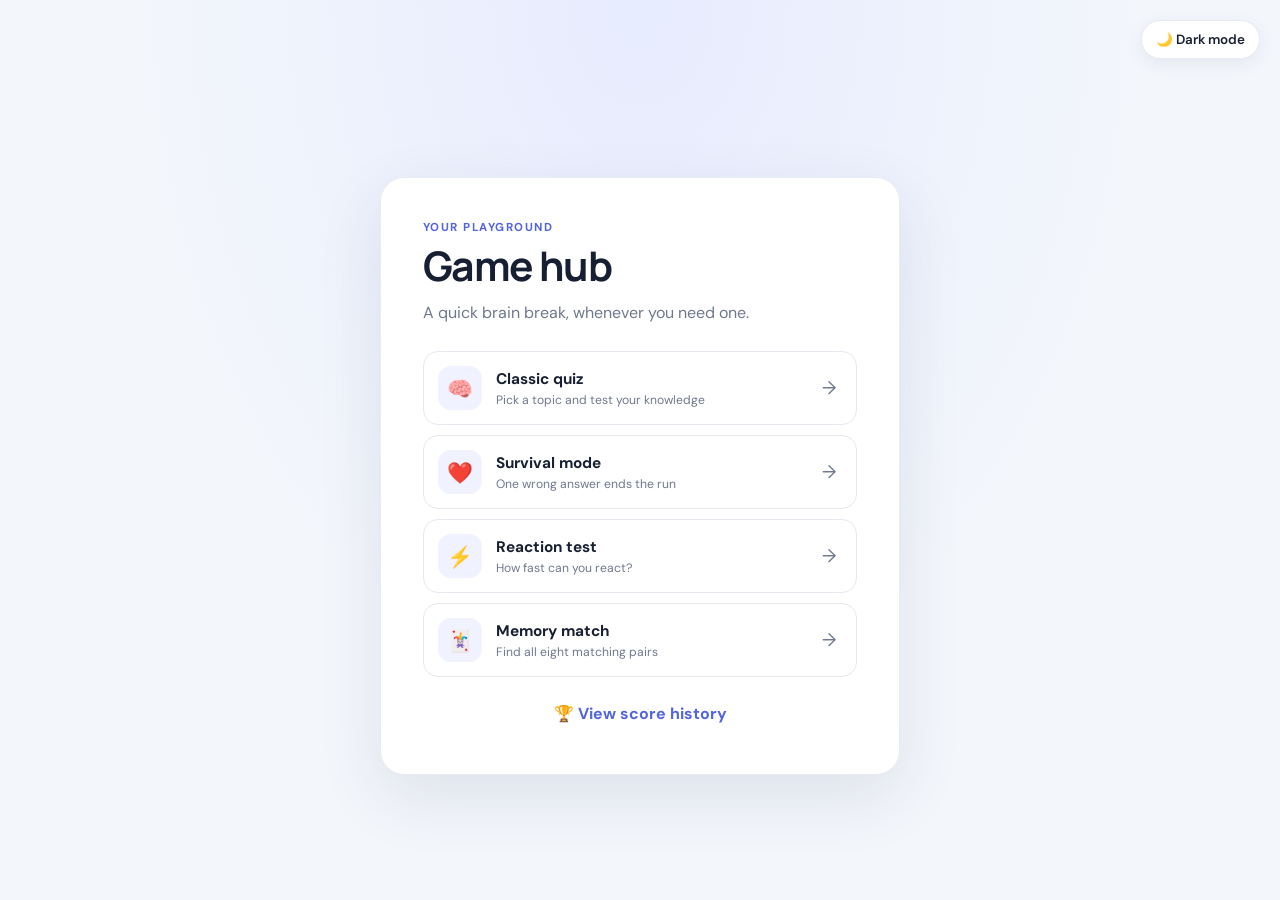
<file: quiz-game/INDEX.html>
<!DOCTYPE html>
<html lang="en">
<head>
  <meta charset="UTF-8">
  <meta name="viewport" content="width=device-width, initial-scale=1.0">
  <meta name="theme-color" content="#f4f7fb">
  <meta name="description" content="Play quizzes, reaction tests, and memory games in one place.">
  <title>Quiz & Reaction Game Hub</title>
  <link rel="stylesheet" href="dad.css">
</head>
<body class="light-theme">
  <button id="theme-toggle" class="theme-toggle" type="button" aria-label="Switch to dark theme">🌙 Dark mode</button>

  <main class="app-shell">
    <section id="menu-screen" class="screen menu-screen" aria-labelledby="app-title">
      <div class="eyebrow">YOUR PLAYGROUND</div>
      <h1 id="app-title">Game hub</h1>
      <p class="intro">A quick brain break, whenever you need one.</p>
      <div class="game-list">
        <button class="game-card" type="button" onclick="openQuiz('classic')"><span class="game-icon">🧠</span><span><strong>Classic quiz</strong><small>Pick a topic and test your knowledge</small></span><span class="card-arrow">→</span></button>
        <button class="game-card" type="button" onclick="openQuiz('survival')"><span class="game-icon">❤️</span><span><strong>Survival mode</strong><small>One wrong answer ends the run</small></span><span class="card-arrow">→</span></button>
        <button class="game-card" type="button" onclick="openReaction()"><span class="game-icon">⚡</span><span><strong>Reaction test</strong><small>How fast can you react?</small></span><span class="card-arrow">→</span></button>
        <button class="game-card" type="button" onclick="openMemoryGame()"><span class="game-icon">🃏</span><span><strong>Memory match</strong><small>Find all eight matching pairs</small></span><span class="card-arrow">→</span></button>
      </div>
      <button class="text-button" type="button" onclick="showLeaderboard()">🏆 View score history</button>
    </section>

    <section id="start-screen" class="screen hidden" aria-labelledby="settings-title">
      <button class="back-link" type="button" onclick="backToMenuFromQuiz()">← Back to games</button>
      <div class="eyebrow">MAKE IT YOURS</div>
      <h1 id="settings-title">Quiz settings</h1>
      <p class="intro">Choose your topic and how much of a challenge you want.</p>
      <div class="field-group"><label for="quiz-type">Category</label><select id="quiz-type"><option value="general">General knowledge</option><option value="math">Mathematics</option><option value="computer">Computer science</option><option value="geography">Geography</option><option value="science">Science</option><option value="api">Random questions 🌐</option></select></div>
      <div class="field-group"><label for="difficulty">Length</label><select id="difficulty"><option value="easy">Quick · 2 questions</option><option value="medium" selected>Standard · up to 3 questions</option><option value="hard">Full set</option></select></div>
      <div class="field-group"><label for="time-limit">Time per question</label><select id="time-limit"><option value="10">10 seconds</option><option value="15" selected>15 seconds</option><option value="20">20 seconds</option></select></div>
      <button id="start-btn" class="primary-button" type="button">Start quiz <span>→</span></button>
    </section>

    <section id="quiz-screen" class="screen hidden" aria-labelledby="question">
      <div class="quiz-topline"><span id="quiz-mode-label" class="eyebrow">CLASSIC QUIZ</span><span id="timer" class="timer-pill">⏱ 10s</span></div>
      <div id="progress" class="progress-label">Question 1 / 3</div>
      <div class="progress-track" role="progressbar" aria-label="Quiz progress" aria-valuemin="0" aria-valuemax="100" aria-valuenow="0"><div id="progress-fill"></div></div>
      <h2 id="question" tabindex="-1">Question text appears here</h2>
      <div id="options" class="options-list" aria-live="polite"></div>
      <p class="keyboard-hint">Tip: use 1–4 to choose an answer</p>
      <div id="nav-buttons"><button id="prev-btn" class="secondary-button" type="button">Previous</button><button id="next-btn" class="primary-button" type="button">Next →</button></div>
      <button class="text-button danger-text" type="button" onclick="backToMenuFromQuiz()">Quit quiz</button>
    </section>

    <section id="result-screen" class="screen hidden" aria-live="polite"></section>

    <section id="leaderboard-screen" class="screen hidden" aria-labelledby="leaderboard-title">
      <button class="back-link" type="button" onclick="backToMenuFromLeaderboard()">← Back to games</button>
      <div class="eyebrow">YOUR PROGRESS</div><h2 id="leaderboard-title">Score history</h2>
      <div id="leaderboard-list"></div>
      <button id="clear-history-btn" class="text-button danger-text" type="button">Clear score history</button>
    </section>

    <section id="reaction-screen" class="screen hidden" aria-labelledby="reaction-title">
      <button class="back-link" type="button" onclick="backToMenu()">← Back to games</button>
      <div class="eyebrow">QUICK REFLEXES</div><h1 id="reaction-title">Reaction test</h1>
      <p id="reaction-text" class="intro">Wait for green, then tap as fast as you can.</p>
      <button id="reaction-btn" type="button">Ready?</button><p id="reaction-result" aria-live="polite"></p>
    </section>

    <section id="memory-screen" class="screen hidden" aria-labelledby="memory-title">
      <button class="back-link" type="button" onclick="backToMenuFromMemory()">← Back to games</button>
      <div class="eyebrow">TRAIN YOUR BRAIN</div><h1 id="memory-title">Memory match</h1>
      <p class="intro">Find all the matching pairs.</p><p id="memory-stats" class="memory-stats">Moves: 0 <span>•</span> Pairs: 0 / 8</p>
      <div id="memory-grid" class="memory-grid" role="group" aria-label="Memory cards"></div>
      <p id="memory-message" class="memory-stats" aria-live="polite"></p>
      <button id="memory-restart-btn" class="secondary-button" type="button">↻ Restart game</button>
    </section>
  </main>
  <script src="game.js"></script>
</body>
</html>
</file>
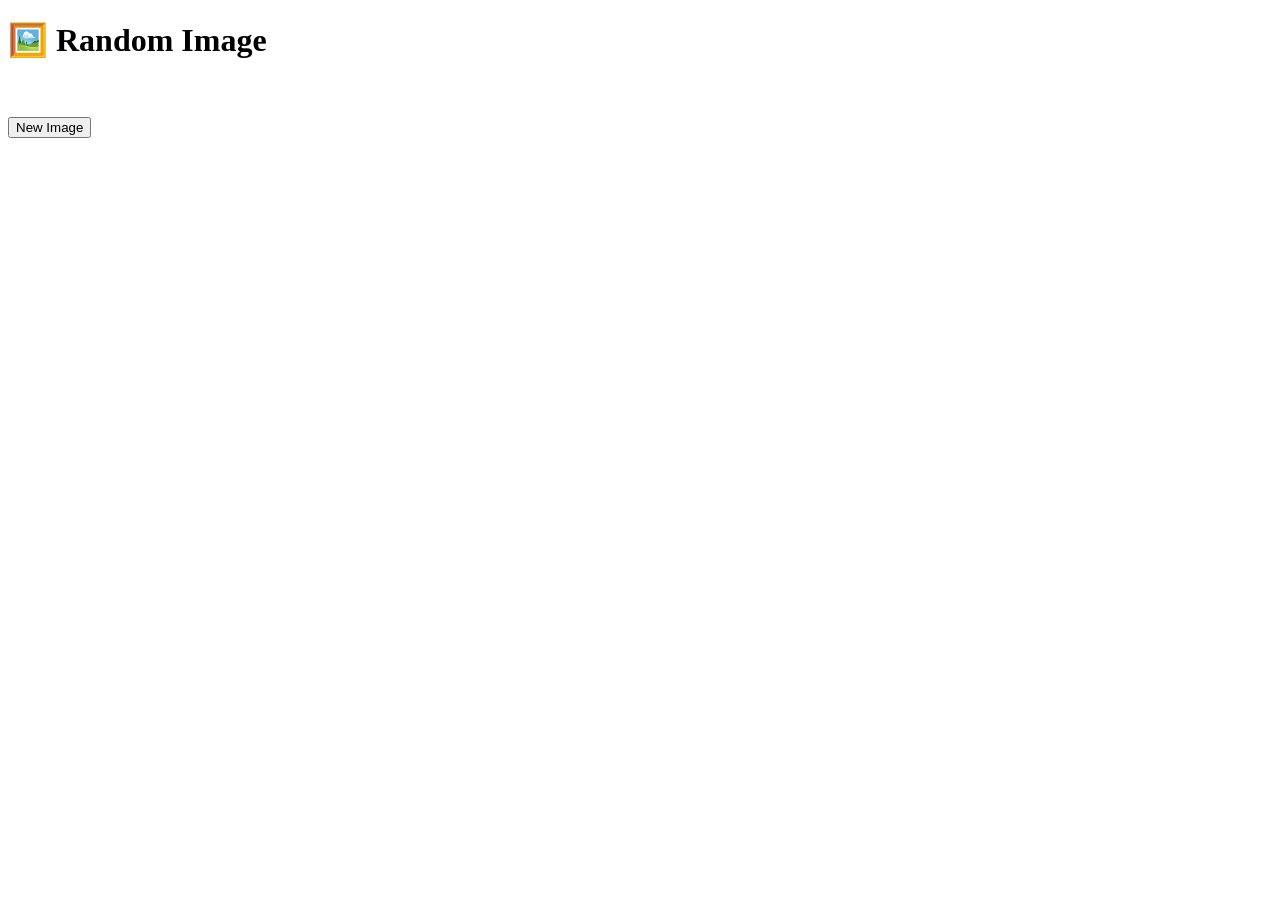
<file: API.html>
<!--
<!DOCTYPE html>
<html lang="en">
<head>
    <meta charset="UTF-8">
    <meta name="viewport" content="width=device-width, initial-scale=1.0">
    <title>API practice</title>
</head>
<body>
<h1>Loading...</h1>
<script>
    fetch("https://jsonplaceholder.typicode.com/")
    .then(response => response.json())
    .then(data => {
         document.getElementById("title").textContent = data.title
     .catch(error => console.log("error:",error));

    });

</script>
    
</body>
</html>

///////////////////////////////////////////////
// the code below is the random joke generator
<!DOCTYPE html>
<html>
<body>
-->
<!DOCTYPE html>
<html lang="en">
<head>
    <meta charset="UTF-8">
    <title>Random Image</title>
</head>
<body>

<h1>🖼️ Random Image</h1>

<img id="img" width="300"><br><br>

<button onclick="getDog()">New Image</button>

<script>
function getDog() {
  fetch("https://dog.ceo/api/breeds/image/random")
    .then(res => res.json())
    .then(data => {
      document.getElementById("img").src = data.message;
    })
    .catch(error => console.log(error));
}
</script>

</body>
</html>
</file>
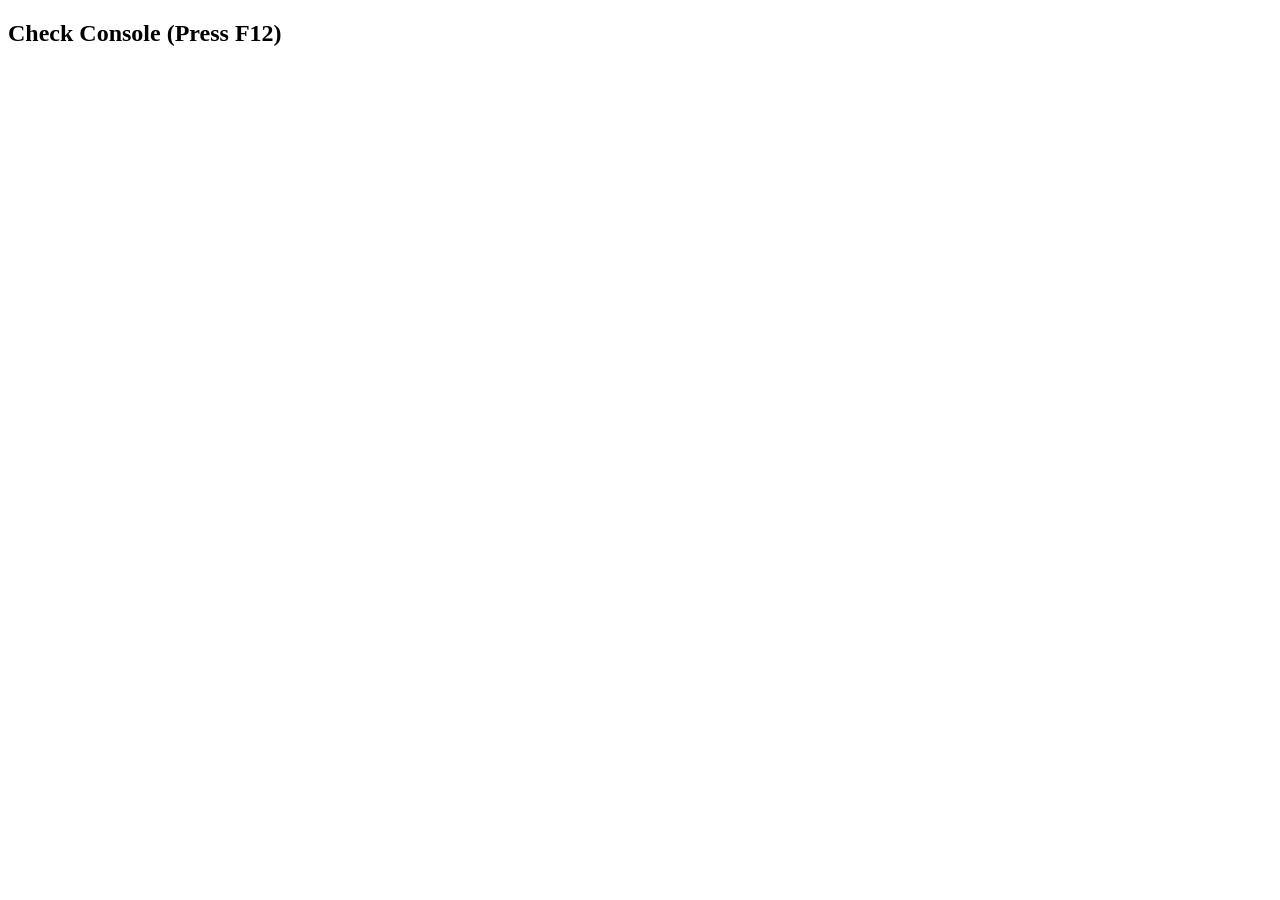
<file: correctd.html>
<!DOCTYPE html>
<html lang="en">
<head>
  <meta charset="UTF-8">
  <meta name="viewport" content="width=device-width, initial-scale=1.0">
  <title>Fetch API Practice</title>
</head>
<body>
  <h2>Check Console (Press F12)</h2>
 <script>
    // 🔹 1. Get Joke
    async function getJoke() {
      try {
        let response = await fetch("https://official-joke-api.appspot.com/random_joke");
        // optional good practice (check response)
        if (!response.ok) {
          throw new Error("Failed to fetch joke");
        }
        let data = await response.json();
        console.log("😂 Joke:");
        console.log(data.setup);
        console.log(data.punchline);
      } catch (error) {
        console.error("Fetching joke error:", error);
      }
    }
    // 🔹 2. Get Users
    async function getUsers() {
      try {
        let response = await fetch("https://jsonplaceholder.typicode.com/users");

        // optional good practice
        if (!response.ok) {
          throw new Error("Failed to fetch users");
        }

        let users = await response.json();

        console.log("👥 Users list:");

        users.forEach(user => {
          console.log(`👤 ${user.name} - 📧 ${user.email}`);
        });

      } catch (error) {
        console.error("Fetching users error:", error);
      }
    }

    // 🔹 Run both functions
    getJoke();
    getUsers();
  </script>

</body>
</html>
</file>
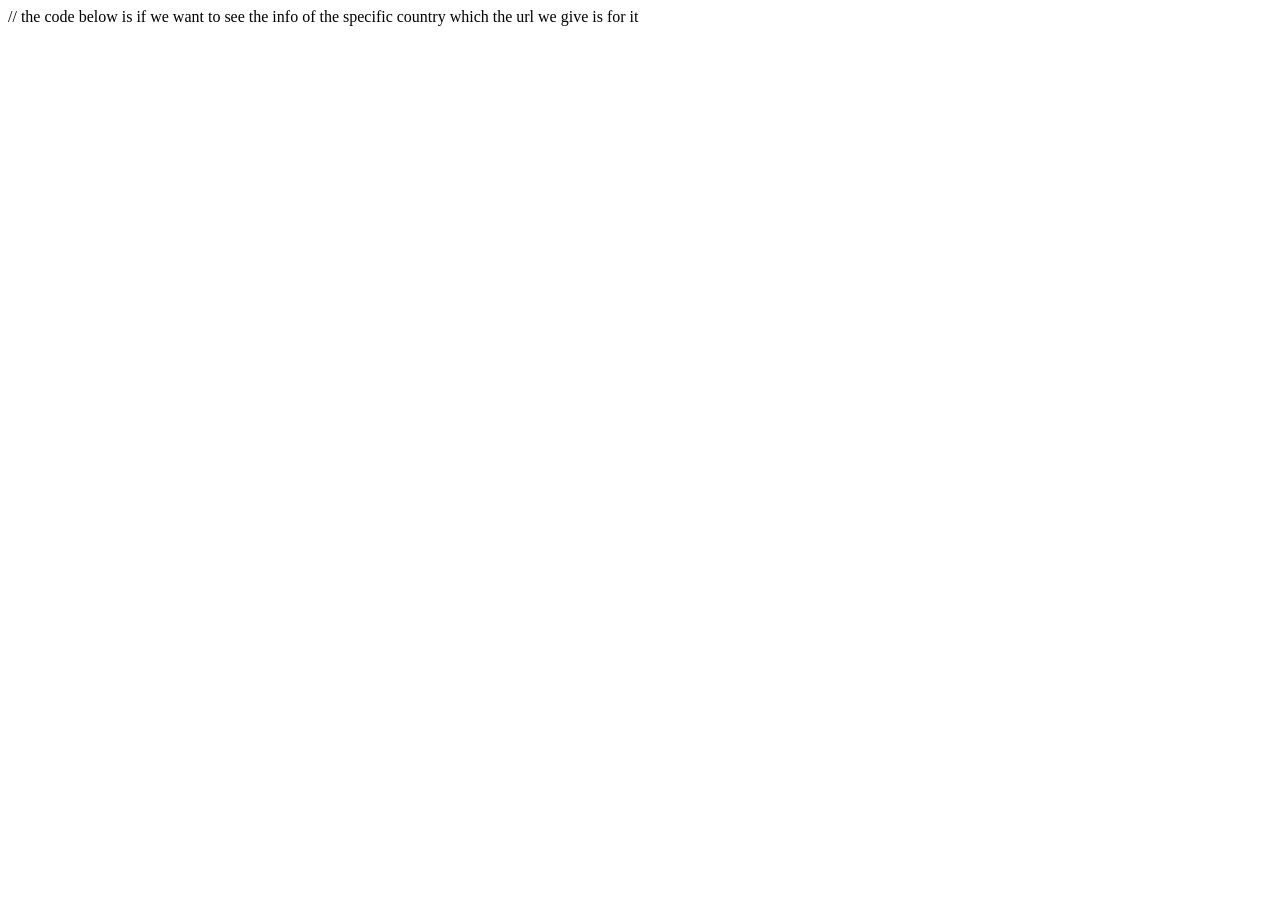
<file: currencyAPI.html>
<!DOCTYPE html>
<html lang="en">
<head>
    <meta charset="UTF-8">
    <meta name="viewport" content="width=device-width, initial-scale=1.0">
    <title>Document</title>
</head>
<body>
   // the code below is if we want to see the info of the specific country which the url we give is for it  
    <script>

        async function getWeather() {
  try {
    let response = await fetch("https://api.open-meteo.com/v1/forecast?latitude=9.03&longitude=38.74&current_weather=true");
    let data = await response.json();

    console.log("🌦 Weather Info:");
    console.log(`Temperature: ${data.current_weather.temperature}°C`);
    console.log(`Wind Speed: ${data.current_weather.windspeed} km/h`);

  } catch (error) {
    console.error("Error fetching weather:", error);
  }
}

getWeather();

 async function getCountry() {
  try {
   let response = await fetch("https://restcountries.com/v3.1/name/ethiopia"); 

    let data = await response.json();
console.log("🌍 Country Info:");
console.log(`Name: ${data[0].name.common}`);
console.log(`Capital: ${data[0].capital[0]}`); 
console.log(`Region: ${data[0].region}`);
console.log(`Population: ${data[0].population}`)
if (data[1]) {
      console.log("🌍 Country 2 Info:");
      console.log(`Name: ${data[1].name.common}`);
      console.log(`Capital: ${data[1].capital?.[0]}`);
      console.log(`Region: ${data[1].region}`);
      console.log(`Population: ${data[1].population}`);
    } else {
      console.log("⚠️ Only one country returned from API");
    }

  } catch (error) {
    console.error("Error fetching country info:", error);
  }
}

getCountry();







    </script>
</body>
</html>
</file>
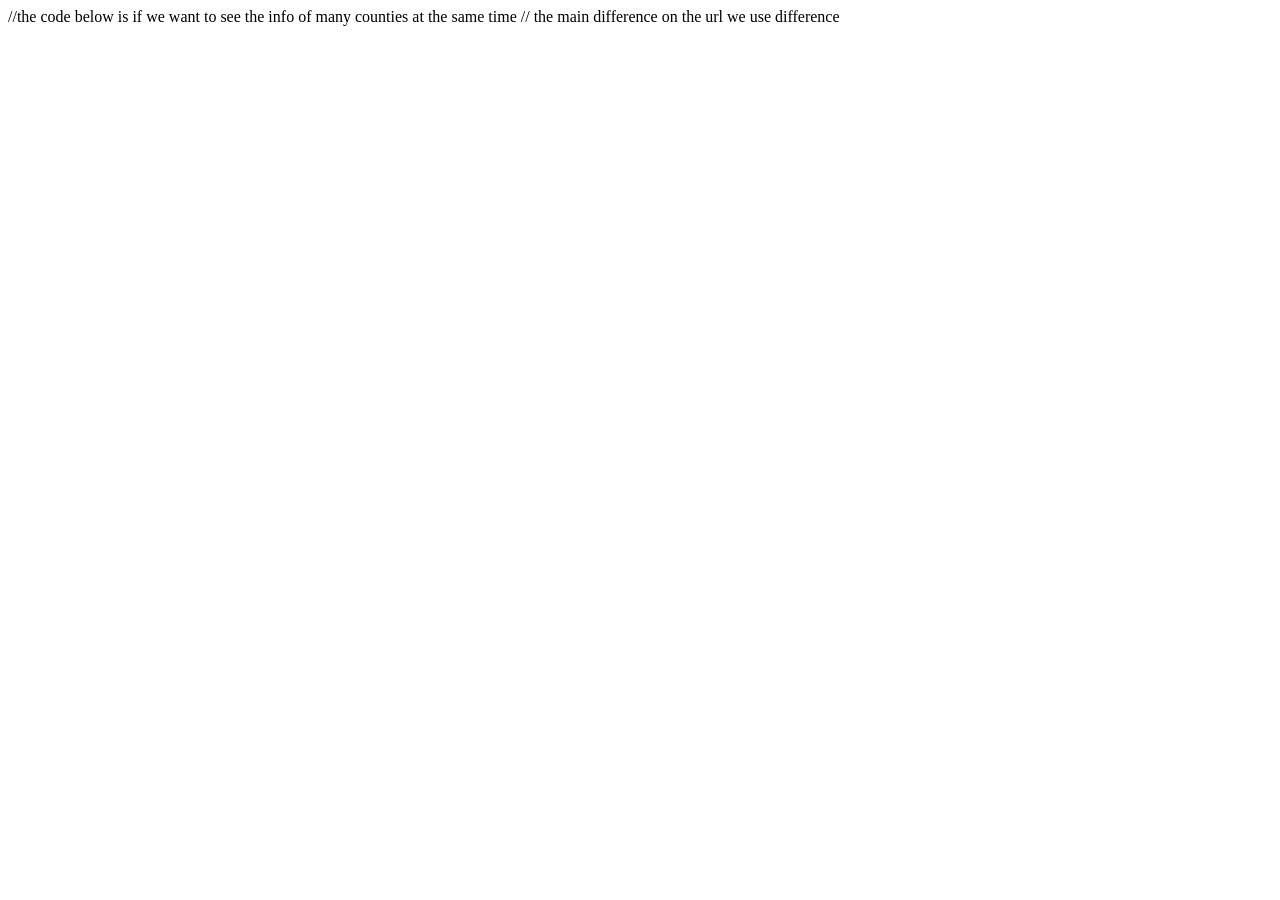
<file: many.html>
<!DOCTYPE html>
<html lang="en">
<head>
    <meta charset="UTF-8">
    <meta name="viewport" content="width=device-width, initial-scale=1.0">
    <title>Document</title>
    
</head>
<body>
    //the code below is if we want to see the info of many counties at the same time
    // the main difference on the url we use difference
    <script>



async function getCountry() {
  try {
    let response = await fetch("https://restcountries.com/v3.1/alpha?codes=et,us,fr");
    let data = await response.json();

    data.forEach((country, index) => {
      console.log(`🌍 Country ${index + 1} Info:`);
      console.log(`Name: ${country.name.common}`);
      console.log(`Capital: ${country.capital?.[0]}`);
      console.log(`Region: ${country.region}`);
      console.log(`Population: ${country.population}`);
      console.log("----------------------");
    });

  } catch (error) {
    console.error("Error fetching country info:", error);
  }
}

getCountry();



    </script>
</body>
</html>
</file>
<file: quiz-game/dad.css>
@import url('https://fonts.googleapis.com/css2?family=DM+Sans:wght@400;500;600;700&family=Manrope:wght@500;600;700;800&display=swap');

:root { color-scheme: light; --page: #f3f6fb; --surface: #fff; --surface-muted: #f7f8fc; --text: #172033; --muted: #6f788c; --line: #e6e9f0; --accent: #5265df; --accent-hover: #4052ca; --success: #14845f; --danger: #ca4d56; --shadow: 0 22px 65px rgba(38, 49, 91, .10); }
* { box-sizing: border-box; }
body { margin: 0; min-height: 100vh; padding: 84px 20px 32px; display: flex; justify-content: center; align-items: center; background: radial-gradient(ellipse at 50% 0%, #e7ecff, transparent 55%), var(--page); color: var(--text); font-family: 'DM Sans', sans-serif; transition: background .25s, color .25s; }
button, select { font: inherit; }
button { cursor: pointer; }
button:focus-visible, select:focus-visible { outline: 3px solid #9aa7ff; outline-offset: 3px; }
.app-shell { width: min(100%, 520px); margin: auto; }
.screen { width: 100%; padding: clamp(25px, 6vw, 42px); border: 1px solid rgba(230,233,240,.9); border-radius: 24px; background: var(--surface); box-shadow: var(--shadow); animation: appear .28s ease-out; }
.hidden { display: none !important; }
@keyframes appear { from { opacity: 0; transform: translateY(8px); } to { opacity: 1; transform: translateY(0); } }
h1, h2 { margin: 8px 0 10px; font-family: Manrope, 'DM Sans', sans-serif; letter-spacing: -.04em; line-height: 1.15; }
h1 { font-size: clamp(2rem, 7vw, 2.55rem); } h2 { font-size: clamp(1.45rem, 5vw, 1.85rem); }
.eyebrow { color: var(--accent); font-size: .72rem; font-weight: 700; letter-spacing: .13em; }
.intro { margin: 0 0 26px; color: var(--muted); line-height: 1.6; }
.theme-toggle { position: fixed; z-index: 5; top: 20px; right: 20px; padding: 10px 14px; border: 1px solid var(--line); border-radius: 999px; background: var(--surface); color: var(--text); font-size: .84rem; font-weight: 600; box-shadow: 0 5px 18px rgba(38,49,91,.07); }
.game-list { display: grid; gap: 10px; }
.game-card { display: grid; grid-template-columns: 46px 1fr 20px; gap: 12px; align-items: center; width: 100%; padding: 14px; border: 1px solid var(--line); border-radius: 15px; background: var(--surface); color: var(--text); text-align: left; transition: border-color .2s, transform .2s, background .2s; }
.game-card:hover { transform: translateY(-2px); border-color: #bac3ff; background: #fbfbff; }
.game-icon { display: grid; place-items: center; width: 44px; height: 44px; border-radius: 13px; background: #f0f2ff; font-size: 1.3rem; }
.game-card strong, .game-card small { display: block; }.game-card strong { font-size: .96rem; }.game-card small { margin-top: 3px; color: var(--muted); font-size: .76rem; }.card-arrow { color: var(--muted); font-size: 1.15rem; }
.text-button, .back-link { border: 0; background: transparent; color: var(--accent); font-weight: 700; }
.text-button { display: block; margin: 18px auto 0; padding: 8px; }.back-link { margin: 0 0 23px; padding: 0; font-size: .88rem; }.danger-text { color: var(--danger); }
.field-group { display: grid; gap: 8px; margin: 18px 0; text-align: left; }.field-group label { font-size: .84rem; font-weight: 700; }
select { width: 100%; padding: 13px 14px; border: 1px solid var(--line); border-radius: 12px; background: var(--surface-muted); color: var(--text); }
.primary-button, .secondary-button { min-height: 46px; padding: 12px 18px; border: 0; border-radius: 12px; font-weight: 700; transition: transform .16s, background .16s, opacity .16s; }.primary-button { background: var(--accent); color: #fff; }.primary-button:hover { background: var(--accent-hover); transform: translateY(-1px); }.primary-button:disabled, .secondary-button:disabled { cursor: not-allowed; opacity: .5; transform: none; }.primary-button span { float: right; }.secondary-button { border: 1px solid var(--line); background: var(--surface); color: var(--text); }
#start-btn { width: 100%; margin-top: 14px; }
.quiz-topline { display: flex; justify-content: space-between; align-items: center; margin-bottom: 20px; }.timer-pill { padding: 7px 11px; border-radius: 999px; background: #f0f2ff; color: var(--accent); font-size: .85rem; font-weight: 700; }.timer-pill.urgent { background: #fff0f0; color: var(--danger); }
.progress-label { margin-bottom: 8px; color: var(--muted); font-size: .82rem; font-weight: 600; }.progress-track { height: 6px; margin-bottom: 27px; overflow: hidden; border-radius: 10px; background: var(--line); }.progress-track div { width: 0; height: 100%; border-radius: inherit; background: var(--accent); transition: width .25s; }
#question { margin: 0 0 22px; font-size: 1.35rem; letter-spacing: -.025em; }.options-list { display: grid; gap: 10px; }.options-list button { display: flex; align-items: center; gap: 12px; width: 100%; padding: 13px 14px; border: 1px solid var(--line); border-radius: 12px; background: var(--surface); color: var(--text); text-align: left; transition: border-color .15s, background .15s, transform .15s; }.options-list button:hover:not(:disabled) { transform: translateX(2px); border-color: #aab4ff; background: #fafaff; }.option-letter { display: grid; flex: 0 0 28px; place-items: center; width: 28px; height: 28px; border-radius: 8px; background: var(--surface-muted); color: var(--muted); font-size: .8rem; font-weight: 700; }.options-list button.correct-anim { border-color: #a6dfcd; background: #eaf8f3; color: #126548; }.options-list button.wrong-anim { border-color: #f1b6ba; background: #fff0f0; color: #a33139; }.options-list button:disabled { cursor: default; }
.keyboard-hint { margin: 15px 0; color: var(--muted); font-size: .75rem; text-align: center; }#nav-buttons { display: flex; gap: 10px; }#nav-buttons button { flex: 1; }
.final-score { margin: 20px 0 8px; color: var(--accent); font-family: Manrope, sans-serif; font-size: 2.2rem; font-weight: 800; letter-spacing: -.04em; }.result-message { color: var(--muted); }.result-actions { display: grid; gap: 10px; margin-top: 23px; }.result-actions button { width: 100%; }
#leaderboard-list { display: grid; gap: 9px; margin-top: 22px; }.entry { display: flex; justify-content: space-between; gap: 12px; padding: 13px 14px; border: 1px solid var(--line); border-radius: 12px; background: var(--surface-muted); }.entry-date { color: var(--muted); font-size: .8rem; }.empty-state { padding: 22px; border-radius: 14px; background: var(--surface-muted); color: var(--muted); line-height: 1.5; text-align: center; }
#reaction-screen, #memory-screen { text-align: center; }
#reaction-btn { width: 100%; min-height: 130px; margin: 12px 0; border: 0; border-radius: 18px; background: #f2a33a; color: white; font-size: 1.4rem; font-weight: 800; letter-spacing: .05em; }
#reaction-btn:disabled { cursor: default; }
.memory-stats { color: var(--muted); font-size: .86rem; }.memory-stats span { padding: 0 7px; }.memory-grid { display: grid; grid-template-columns: repeat(4, 1fr); gap: 9px; margin: 20px 0; }.card { display: grid; aspect-ratio: 1; place-items: center; border: 1px solid #dfe4ff; border-radius: 13px; background: var(--accent); color: transparent; cursor: pointer; font-size: clamp(1.4rem, 7vw, 2rem); transition: transform .2s, background .2s; }.card:hover { transform: translateY(-2px); }.card.flipped { background: #f0f2ff; color: var(--text); transform: rotateY(180deg); }.card.matched { border-color: #a6dfcd; background: #eaf8f3; color: var(--success); cursor: default; }
.dark-theme { color-scheme: dark; --page: #111522; --surface: #1b2030; --surface-muted: #22283a; --text: #f1f3fb; --muted: #a5aec3; --line: #343b50; --accent: #99a4ff; --accent-hover: #7e8bfa; --shadow: 0 22px 65px rgba(0,0,0,.25); background: radial-gradient(ellipse at 50% 0%, #282e51, transparent 55%), var(--page); }.dark-theme .theme-toggle { color: var(--text); }.dark-theme .game-card:hover, .dark-theme .options-list button:hover:not(:disabled) { background: #242a3d; }.dark-theme .game-icon, .dark-theme .timer-pill { background: #2d3354; }.dark-theme .options-list button.correct-anim { background: #183d35; color: #b7f0dc; }.dark-theme .options-list button.wrong-anim { background: #482a32; color: #ffc5c8; }.dark-theme .card.flipped { background: #2d3354; color: var(--text); }.dark-theme .card.matched { background: #183d35; color: #b7f0dc; }
@media (max-width: 480px) { body { align-items: flex-start; padding: 75px 14px 22px; }.screen { border-radius: 19px; }.theme-toggle { top: 13px; right: 14px; }.game-card { grid-template-columns: 40px 1fr 16px; gap: 10px; padding: 12px; }.game-icon { width: 40px; height: 40px; }.keyboard-hint { display: none; } }
@media (prefers-reduced-motion: reduce) { *, *::before, *::after { scroll-behavior: auto !important; animation-duration: .01ms !important; animation-iteration-count: 1 !important; transition-duration: .01ms !important; } }
</file>
